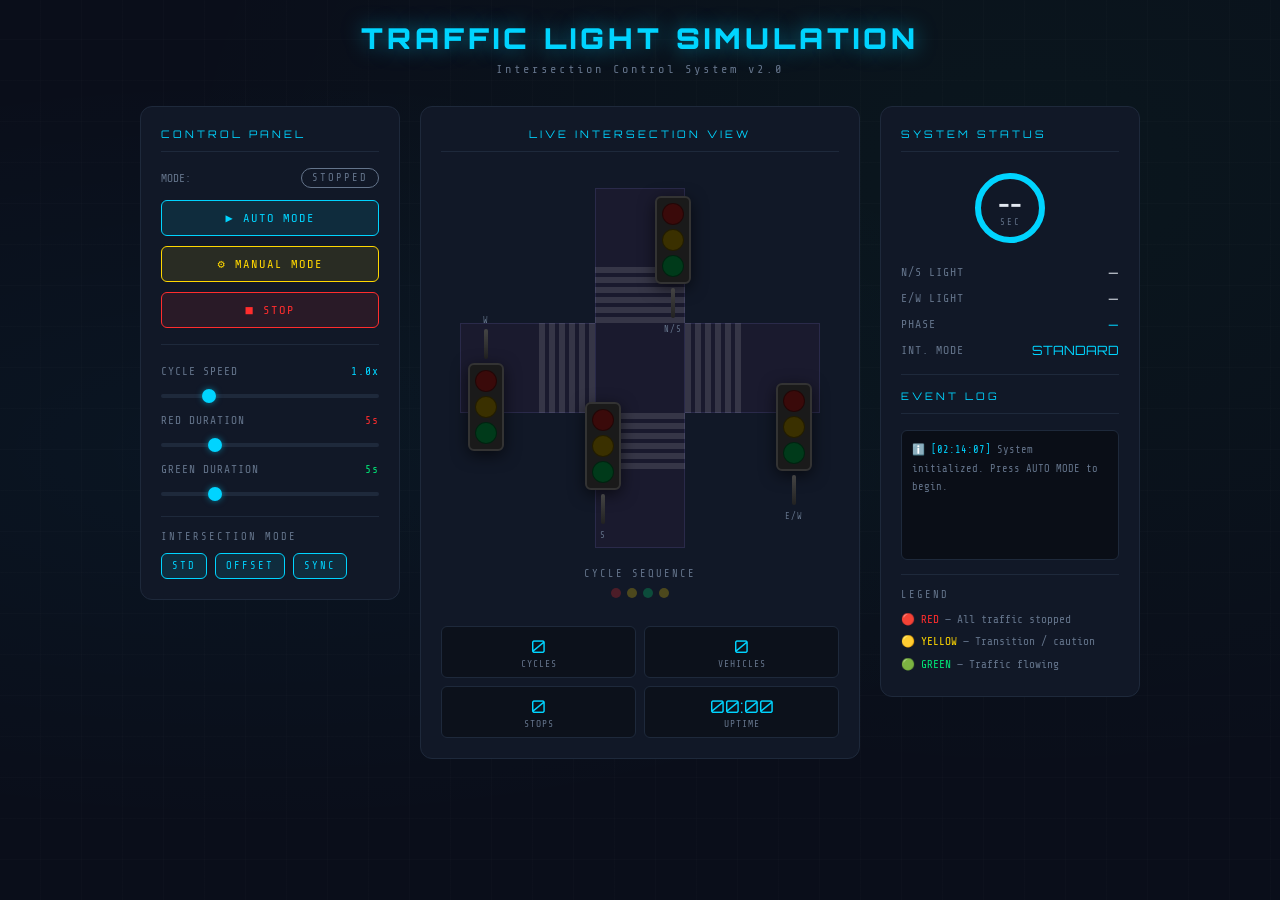
<file: index.html>
<!DOCTYPE html>
<html lang="en">
<head>
<meta charset="UTF-8">
<meta name="viewport" content="width=device-width, initial-scale=1.0">
<title>Traffic Light Simulation</title>
<style>
  @import url('https://fonts.googleapis.com/css2?family=Share+Tech+Mono&family=Orbitron:wght@400;700;900&display=swap');

  :root {
    --bg: #0a0e1a;
    --panel: #111827;
    --border: #1e293b;
    --accent: #00d4ff;
    --red: #ff2d2d;
    --yellow: #ffd700;
    --green: #00e676;
    --red-dim: #3a0a0a;
    --yellow-dim: #3a3000;
    --green-dim: #003a1a;
    --text: #e2e8f0;
    --muted: #64748b;
  }

  * { box-sizing: border-box; margin: 0; padding: 0; }

  body {
    background: var(--bg);
    font-family: 'Share Tech Mono', monospace;
    color: var(--text);
    min-height: 100vh;
    display: flex;
    flex-direction: column;
    align-items: center;
    padding: 20px;
    background-image:
      radial-gradient(ellipse at 20% 50%, rgba(0,212,255,0.04) 0%, transparent 60%),
      radial-gradient(ellipse at 80% 20%, rgba(0,230,118,0.04) 0%, transparent 60%),
      repeating-linear-gradient(0deg, transparent, transparent 40px, rgba(255,255,255,0.01) 40px, rgba(255,255,255,0.01) 41px),
      repeating-linear-gradient(90deg, transparent, transparent 40px, rgba(255,255,255,0.01) 40px, rgba(255,255,255,0.01) 41px);
  }

  header {
    text-align: center;
    margin-bottom: 30px;
  }

  header h1 {
    font-family: 'Orbitron', sans-serif;
    font-size: 1.8rem;
    font-weight: 900;
    letter-spacing: 4px;
    color: var(--accent);
    text-shadow: 0 0 20px rgba(0,212,255,0.5);
    text-transform: uppercase;
  }

  header p {
    color: var(--muted);
    font-size: 0.75rem;
    letter-spacing: 3px;
    margin-top: 6px;
  }

  .main-layout {
    display: grid;
    grid-template-columns: 260px 1fr 260px;
    gap: 20px;
    width: 100%;
    max-width: 1000px;
    align-items: start;
  }

  .panel {
    background: var(--panel);
    border: 1px solid var(--border);
    border-radius: 12px;
    padding: 20px;
  }

  .panel-title {
    font-family: 'Orbitron', sans-serif;
    font-size: 0.65rem;
    letter-spacing: 3px;
    color: var(--accent);
    text-transform: uppercase;
    margin-bottom: 16px;
    padding-bottom: 10px;
    border-bottom: 1px solid var(--border);
  }

  /* ── Intersection Scene ── */
  .scene-panel {
    display: flex;
    flex-direction: column;
    align-items: center;
    gap: 20px;
  }

  .intersection-wrapper {
    position: relative;
    width: 360px;
    height: 360px;
  }

  /* Road */
  .road-h, .road-v {
    position: absolute;
    background: #1a1a2e;
    border: 1px solid #2a2a4a;
  }
  .road-h { left: 0; right: 0; top: 50%; transform: translateY(-50%); height: 90px; }
  .road-v { top: 0; bottom: 0; left: 50%; transform: translateX(-50%); width: 90px; }

  /* Lane markings */
  .lane-mark {
    position: absolute;
    background: rgba(255,255,255,0.15);
  }
  .lane-mark.h { height: 3px; width: 40px; top: 50%; transform: translateY(-50%); }
  .lane-mark.v { width: 3px; height: 40px; left: 50%; transform: translateX(-50%); }

  /* Crosswalk stripes */
  .crosswalk {
    position: absolute;
    display: flex;
    gap: 4px;
  }
  .crosswalk.top { bottom: calc(50% + 45px); left: 50%; transform: translateX(-50%); flex-direction: column; }
  .crosswalk.bottom { top: calc(50% + 45px); left: 50%; transform: translateX(-50%); flex-direction: column; }
  .crosswalk.left { right: calc(50% + 45px); top: 50%; transform: translateY(-50%); flex-direction: row; }
  .crosswalk.right { left: calc(50% + 45px); top: 50%; transform: translateY(-50%); flex-direction: row; }

  .stripe-h { width: 90px; height: 6px; background: rgba(255,255,255,0.12); }
  .stripe-v { height: 90px; width: 6px; background: rgba(255,255,255,0.12); }

  /* Ground */
  .ground {
    position: absolute;
    inset: 0;
    z-index: -1;
    background: #12151f;
    border-radius: 8px;
  }

  /* Traffic Lights on poles */
  .tl-pole {
    position: absolute;
    display: flex;
    flex-direction: column;
    align-items: center;
    gap: 4px;
  }

  .pole-stick {
    width: 4px;
    height: 30px;
    background: linear-gradient(to bottom, #444, #222);
    border-radius: 2px;
  }

  .tl-box {
    width: 36px;
    background: #1a1a1a;
    border: 2px solid #333;
    border-radius: 6px;
    padding: 5px;
    display: flex;
    flex-direction: column;
    gap: 4px;
    align-items: center;
    box-shadow: 0 4px 16px rgba(0,0,0,0.6);
  }

  .bulb {
    width: 22px;
    height: 22px;
    border-radius: 50%;
    border: 1.5px solid rgba(0,0,0,0.4);
    transition: box-shadow 0.3s ease, background 0.3s ease;
  }

  .bulb.red-off   { background: var(--red-dim); }
  .bulb.yellow-off{ background: var(--yellow-dim); }
  .bulb.green-off { background: var(--green-dim); }

  .bulb.red-on    { background: var(--red);    box-shadow: 0 0 10px 4px rgba(255,45,45,0.7),  0 0 20px 6px rgba(255,45,45,0.3); }
  .bulb.yellow-on { background: var(--yellow); box-shadow: 0 0 10px 4px rgba(255,215,0,0.7),  0 0 20px 6px rgba(255,215,0,0.3); }
  .bulb.green-on  { background: var(--green);  box-shadow: 0 0 10px 4px rgba(0,230,118,0.7),  0 0 20px 6px rgba(0,230,118,0.3); }

  /* Position lights around intersection */
  .tl-north { top: 8px; left: 50%; transform: translateX(15px); flex-direction: column; }
  .tl-south { bottom: 8px; left: 50%; transform: translateX(-55px); flex-direction: column-reverse; }
  .tl-east  { right: 8px; top: 50%; transform: translateY(15px); flex-direction: column; }
  .tl-west  { left: 8px; top: 50%; transform: translateY(-55px); flex-direction: column; }

  /* Direction label */
  .dir-label {
    font-size: 0.55rem;
    letter-spacing: 1px;
    color: var(--muted);
    margin-top: 2px;
  }

  /* Vehicles */
  .vehicle {
    position: absolute;
    width: 28px;
    height: 16px;
    border-radius: 4px;
    transition: transform 0.5s linear, opacity 0.3s;
  }

  /* ── Controls ── */
  .control-row {
    display: flex;
    flex-direction: column;
    gap: 10px;
  }

  .btn {
    font-family: 'Share Tech Mono', monospace;
    font-size: 0.75rem;
    letter-spacing: 2px;
    text-transform: uppercase;
    padding: 10px 14px;
    border-radius: 6px;
    border: 1px solid;
    cursor: pointer;
    transition: all 0.2s ease;
  }

  .btn-primary {
    background: rgba(0,212,255,0.1);
    border-color: var(--accent);
    color: var(--accent);
  }
  .btn-primary:hover { background: rgba(0,212,255,0.2); box-shadow: 0 0 12px rgba(0,212,255,0.3); }

  .btn-danger {
    background: rgba(255,45,45,0.1);
    border-color: var(--red);
    color: var(--red);
  }
  .btn-danger:hover { background: rgba(255,45,45,0.2); }

  .btn-warning {
    background: rgba(255,215,0,0.1);
    border-color: var(--yellow);
    color: var(--yellow);
  }
  .btn-warning:hover { background: rgba(255,215,0,0.2); }

  .btn-success {
    background: rgba(0,230,118,0.1);
    border-color: var(--green);
    color: var(--green);
  }
  .btn-success:hover { background: rgba(0,230,118,0.2); }

  /* Speed slider */
  .slider-group { margin-top: 6px; }
  .slider-label {
    font-size: 0.7rem;
    color: var(--muted);
    letter-spacing: 1px;
    margin-bottom: 6px;
    display: flex;
    justify-content: space-between;
  }

  input[type=range] {
    width: 100%;
    -webkit-appearance: none;
    height: 4px;
    border-radius: 2px;
    background: var(--border);
    outline: none;
  }
  input[type=range]::-webkit-slider-thumb {
    -webkit-appearance: none;
    width: 14px; height: 14px;
    border-radius: 50%;
    background: var(--accent);
    cursor: pointer;
    box-shadow: 0 0 6px rgba(0,212,255,0.5);
  }

  /* ── Status / Log Panel ── */
  .status-grid {
    display: flex;
    flex-direction: column;
    gap: 10px;
    margin-bottom: 16px;
  }

  .status-item {
    display: flex;
    justify-content: space-between;
    align-items: center;
    font-size: 0.72rem;
  }

  .status-key { color: var(--muted); letter-spacing: 1px; }
  .status-val { font-family: 'Orbitron', sans-serif; font-size: 0.8rem; }
  .status-val.red    { color: var(--red); }
  .status-val.yellow { color: var(--yellow); }
  .status-val.green  { color: var(--green); }
  .status-val.accent { color: var(--accent); }

  /* Timer ring */
  .timer-ring-wrap {
    display: flex;
    justify-content: center;
    margin: 10px 0 16px;
  }

  .timer-ring {
    position: relative;
    width: 80px;
    height: 80px;
  }

  .timer-ring svg { transform: rotate(-90deg); }

  .timer-ring-text {
    position: absolute;
    inset: 0;
    display: flex;
    flex-direction: column;
    align-items: center;
    justify-content: center;
  }

  .timer-num {
    font-family: 'Orbitron', sans-serif;
    font-size: 1.4rem;
    font-weight: 700;
  }

  .timer-sub {
    font-size: 0.55rem;
    letter-spacing: 2px;
    color: var(--muted);
  }

  /* Log */
  .log-box {
    background: rgba(0,0,0,0.4);
    border: 1px solid var(--border);
    border-radius: 6px;
    padding: 10px;
    height: 130px;
    overflow-y: auto;
    font-size: 0.65rem;
    line-height: 1.8;
  }

  .log-box::-webkit-scrollbar { width: 4px; }
  .log-box::-webkit-scrollbar-track { background: transparent; }
  .log-box::-webkit-scrollbar-thumb { background: var(--border); border-radius: 2px; }

  .log-entry { color: var(--muted); }
  .log-entry span { margin-right: 6px; }
  .log-entry.red span    { color: var(--red); }
  .log-entry.yellow span { color: var(--yellow); }
  .log-entry.green span  { color: var(--green); }
  .log-entry.info span   { color: var(--accent); }

  /* Sequence viz */
  .sequence-row {
    display: flex;
    gap: 6px;
    margin-top: 8px;
    justify-content: center;
  }

  .seq-dot {
    width: 10px; height: 10px;
    border-radius: 50%;
    opacity: 0.25;
    transition: opacity 0.3s, box-shadow 0.3s;
  }
  .seq-dot.active { opacity: 1; }
  .seq-dot.r { background: var(--red); }
  .seq-dot.r.active { box-shadow: 0 0 6px var(--red); }
  .seq-dot.y { background: var(--yellow); }
  .seq-dot.y.active { box-shadow: 0 0 6px var(--yellow); }
  .seq-dot.g { background: var(--green); }
  .seq-dot.g.active { box-shadow: 0 0 6px var(--green); }

  /* Mode badges */
  .mode-badge {
    display: inline-block;
    padding: 3px 10px;
    border-radius: 20px;
    font-size: 0.65rem;
    letter-spacing: 2px;
    text-transform: uppercase;
    border: 1px solid;
  }
  .mode-badge.auto   { border-color: var(--accent); color: var(--accent); background: rgba(0,212,255,0.08); }
  .mode-badge.manual { border-color: var(--yellow); color: var(--yellow); background: rgba(255,215,0,0.08); }
  .mode-badge.stopped{ border-color: var(--muted); color: var(--muted); background: transparent; }

  /* Stats row */
  .stats-mini {
    display: grid;
    grid-template-columns: 1fr 1fr;
    gap: 8px;
    margin-top: 8px;
  }

  .stat-box {
    background: rgba(0,0,0,0.3);
    border: 1px solid var(--border);
    border-radius: 6px;
    padding: 8px;
    text-align: center;
  }

  .stat-num {
    font-family: 'Orbitron', sans-serif;
    font-size: 1.1rem;
    color: var(--accent);
  }

  .stat-lbl {
    font-size: 0.6rem;
    color: var(--muted);
    letter-spacing: 1px;
    margin-top: 2px;
  }

  @media (max-width: 900px) {
    .main-layout { grid-template-columns: 1fr; }
    .intersection-wrapper { width: 300px; height: 300px; }
  }
</style>
</head>
<body>

<header>
  <h1>Traffic Light Simulation</h1>
  <p>Intersection Control System v2.0</p>
</header>

<div class="main-layout">

  <!-- LEFT: Controls -->
  <div class="panel">
    <div class="panel-title">Control Panel</div>

    <div style="margin-bottom:12px; display:flex; justify-content:space-between; align-items:center;">
      <span style="font-size:0.7rem; color:var(--muted)">MODE:</span>
      <span class="mode-badge stopped" id="modeBadge">STOPPED</span>
    </div>

    <div class="control-row">
      <button class="btn btn-primary" onclick="startAuto()">▶ AUTO MODE</button>
      <button class="btn btn-warning" onclick="toggleManual()">⚙ MANUAL MODE</button>
      <button class="btn btn-danger" onclick="stopSim()">■ STOP</button>
    </div>

    <div id="manualControls" style="display:none; margin-top:14px; padding-top:14px; border-top:1px solid var(--border);">
      <div style="font-size:0.65rem; color:var(--muted); letter-spacing:2px; margin-bottom:10px;">MANUAL OVERRIDE</div>
      <div class="control-row">
        <button class="btn btn-danger"  onclick="setManualState('red')">🔴 SET RED</button>
        <button class="btn btn-warning" onclick="setManualState('yellow')">🟡 SET YELLOW</button>
        <button class="btn btn-success" onclick="setManualState('green')">🟢 SET GREEN</button>
      </div>
    </div>

    <div style="margin-top:16px; padding-top:14px; border-top:1px solid var(--border);">
      <div class="slider-group">
        <div class="slider-label">
          <span>CYCLE SPEED</span>
          <span id="speedLabel" style="color:var(--accent)">1.0x</span>
        </div>
        <input type="range" min="5" max="30" value="10" id="speedSlider" oninput="updateSpeed(this.value)">
      </div>

      <div class="slider-group" style="margin-top:12px;">
        <div class="slider-label">
          <span>RED DURATION</span>
          <span id="redDurLabel" style="color:var(--red)">5s</span>
        </div>
        <input type="range" min="2" max="15" value="5" id="redDur" oninput="updateDuration('red', this.value)">
      </div>

      <div class="slider-group" style="margin-top:12px;">
        <div class="slider-label">
          <span>GREEN DURATION</span>
          <span id="greenDurLabel" style="color:var(--green)">5s</span>
        </div>
        <input type="range" min="2" max="15" value="5" id="greenDur" oninput="updateDuration('green', this.value)">
      </div>
    </div>

    <div style="margin-top:16px; padding-top:14px; border-top:1px solid var(--border);">
      <div style="font-size:0.65rem; color:var(--muted); letter-spacing:2px; margin-bottom:10px;">INTERSECTION MODE</div>
      <div style="display:flex; gap:8px; flex-wrap:wrap;">
        <button class="btn btn-primary" style="padding:6px 10px; font-size:0.65rem;" onclick="setIntersectionMode('standard')">STD</button>
        <button class="btn btn-primary" style="padding:6px 10px; font-size:0.65rem;" onclick="setIntersectionMode('offset')">OFFSET</button>
        <button class="btn btn-primary" style="padding:6px 10px; font-size:0.65rem;" onclick="setIntersectionMode('sync')">SYNC</button>
      </div>
    </div>
  </div>

  <!-- CENTER: Intersection Scene -->
  <div class="panel scene-panel">
    <div class="panel-title" style="text-align:center; width:100%">Live Intersection View</div>

    <div class="intersection-wrapper" id="intersection">
      <div class="ground"></div>
      <div class="road-h"></div>
      <div class="road-v"></div>

      <!-- Crosswalks -->
      <div class="crosswalk top" id="cwTop"></div>
      <div class="crosswalk bottom" id="cwBottom"></div>
      <div class="crosswalk left" id="cwLeft"></div>
      <div class="crosswalk right" id="cwRight"></div>

      <!-- North Light (NS direction) -->
      <div class="tl-pole tl-north" id="tlNorth">
        <div class="tl-box" id="boxNS">
          <div class="bulb red-off"    id="ns-red"></div>
          <div class="bulb yellow-off" id="ns-yellow"></div>
          <div class="bulb green-off"  id="ns-green"></div>
        </div>
        <div class="pole-stick"></div>
        <div class="dir-label">N/S</div>
      </div>

      <!-- South Light -->
      <div class="tl-pole tl-south" id="tlSouth">
        <div class="dir-label">S</div>
        <div class="pole-stick"></div>
        <div class="tl-box" id="boxS">
          <div class="bulb red-off"    id="s-red"></div>
          <div class="bulb yellow-off" id="s-yellow"></div>
          <div class="bulb green-off"  id="s-green"></div>
        </div>
      </div>

      <!-- East Light (EW direction) -->
      <div class="tl-pole tl-east" id="tlEast">
        <div class="tl-box" id="boxEW">
          <div class="bulb red-off"    id="ew-red"></div>
          <div class="bulb yellow-off" id="ew-yellow"></div>
          <div class="bulb green-off"  id="ew-green"></div>
        </div>
        <div class="pole-stick"></div>
        <div class="dir-label">E/W</div>
      </div>

      <!-- West Light -->
      <div class="tl-pole tl-west" id="tlWest">
        <div class="dir-label">W</div>
        <div class="pole-stick"></div>
        <div class="tl-box" id="boxW">
          <div class="bulb red-off"    id="w-red"></div>
          <div class="bulb yellow-off" id="w-yellow"></div>
          <div class="bulb green-off"  id="w-green"></div>
        </div>
      </div>

      <!-- Vehicles container -->
      <div id="vehicles"></div>
    </div>

    <!-- Sequence dots -->
    <div>
      <div style="font-size:0.65rem; color:var(--muted); letter-spacing:2px; text-align:center; margin-bottom:6px;">CYCLE SEQUENCE</div>
      <div class="sequence-row">
        <div class="seq-dot r" id="seq0" title="Red"></div>
        <div class="seq-dot y" id="seq1" title="Yellow (transition)"></div>
        <div class="seq-dot g" id="seq2" title="Green"></div>
        <div class="seq-dot y" id="seq3" title="Yellow (warning)"></div>
      </div>
    </div>

    <!-- Stats mini -->
    <div class="stats-mini" style="width:100%">
      <div class="stat-box">
        <div class="stat-num" id="cycleCount">0</div>
        <div class="stat-lbl">CYCLES</div>
      </div>
      <div class="stat-box">
        <div class="stat-num" id="vehicleCount">0</div>
        <div class="stat-lbl">VEHICLES</div>
      </div>
      <div class="stat-box">
        <div class="stat-num" id="stopCount">0</div>
        <div class="stat-lbl">STOPS</div>
      </div>
      <div class="stat-box">
        <div class="stat-num" id="uptime">00:00</div>
        <div class="stat-lbl">UPTIME</div>
      </div>
    </div>
  </div>

  <!-- RIGHT: Status + Log -->
  <div class="panel">
    <div class="panel-title">System Status</div>

    <!-- Timer ring -->
    <div class="timer-ring-wrap">
      <div class="timer-ring">
        <svg width="80" height="80" viewBox="0 0 80 80">
          <circle cx="40" cy="40" r="32" fill="none" stroke="var(--border)" stroke-width="6"/>
          <circle cx="40" cy="40" r="32" fill="none" stroke-width="6"
            stroke-linecap="round"
            id="timerArc"
            stroke="var(--accent)"
            stroke-dasharray="201"
            stroke-dashoffset="0"/>
        </svg>
        <div class="timer-ring-text">
          <div class="timer-num" id="timerNum">--</div>
          <div class="timer-sub">SEC</div>
        </div>
      </div>
    </div>

    <div class="status-grid">
      <div class="status-item">
        <span class="status-key">N/S LIGHT</span>
        <span class="status-val" id="nsState">—</span>
      </div>
      <div class="status-item">
        <span class="status-key">E/W LIGHT</span>
        <span class="status-val" id="ewState">—</span>
      </div>
      <div class="status-item">
        <span class="status-key">PHASE</span>
        <span class="status-val accent" id="phaseState">—</span>
      </div>
      <div class="status-item">
        <span class="status-key">INT. MODE</span>
        <span class="status-val accent" id="intModeLabel">STANDARD</span>
      </div>
    </div>

    <div style="border-top:1px solid var(--border); padding-top:14px; margin-top:4px;">
      <div class="panel-title">Event Log</div>
      <div class="log-box" id="logBox"></div>
    </div>

    <!-- Legend -->
    <div style="margin-top:14px; padding-top:14px; border-top:1px solid var(--border);">
      <div style="font-size:0.65rem; color:var(--muted); letter-spacing:2px; margin-bottom:8px;">LEGEND</div>
      <div style="font-size:0.7rem; line-height:2; color:var(--muted);">
        <div>🔴 <span style="color:var(--red)">RED</span> — All traffic stopped</div>
        <div>🟡 <span style="color:var(--yellow)">YELLOW</span> — Transition / caution</div>
        <div>🟢 <span style="color:var(--green)">GREEN</span> — Traffic flowing</div>
      </div>
    </div>
  </div>

</div>

<script>
// ── Build crosswalk stripes ──────────────────────────────────────────────
function buildCrosswalks() {
  const cwTop = document.getElementById('cwTop');
  const cwBottom = document.getElementById('cwBottom');
  const cwLeft = document.getElementById('cwLeft');
  const cwRight = document.getElementById('cwRight');
  for (let i = 0; i < 6; i++) {
    cwTop.innerHTML += '<div class="stripe-h"></div>';
    cwBottom.innerHTML += '<div class="stripe-h"></div>';
    cwLeft.innerHTML += '<div class="stripe-v"></div>';
    cwRight.innerHTML += '<div class="stripe-v"></div>';
  }
}
buildCrosswalks();

// ── State ────────────────────────────────────────────────────────────────
const STATES = ['red', 'yellow-to-green', 'green', 'yellow-to-red'];
const YELLOW_DUR = 2; // seconds
let durations = { red: 5, green: 5 };
let speedMult = 1.0;
let running = false;
let manual = false;
let currentPhase = 0; // 0=NS-red/EW-green, 1=NS-red/EW-yellow, 2=NS-green/EW-red, 3=NS-yellow/EW-red
let timer = 0;
let maxTimer = 5;
let cycleCount = 0;
let vehicleCount = 0;
let stopCount = 0;
let uptimeSeconds = 0;
let intersectionMode = 'standard';
let intervalId = null;
let uptimeId = null;
let vehicleId = 0;
const vehicles = [];

// ── Light state setter ───────────────────────────────────────────────────
function setLight(prefix, state) {
  const r = document.getElementById(prefix + '-red');
  const y = document.getElementById(prefix + '-yellow');
  const g = document.getElementById(prefix + '-green');
  r.className = 'bulb ' + (state === 'red'    ? 'red-on'    : 'red-off');
  y.className = 'bulb ' + (state === 'yellow' ? 'yellow-on' : 'yellow-off');
  g.className = 'bulb ' + (state === 'green'  ? 'green-on'  : 'green-off');
}

function applyPhase(phase) {
  // phase 0: NS=red,  EW=green
  // phase 1: NS=red,  EW=yellow
  // phase 2: NS=green, EW=red
  // phase 3: NS=yellow, EW=red
  const nsMap = ['red','red','green','yellow'];
  const ewMap = ['green','yellow','red','red'];
  const ns = nsMap[phase], ew = ewMap[phase];

  setLight('ns', ns); setLight('s', ns);
  setLight('ew', ew); setLight('w', ew);

  const nsEl = document.getElementById('nsState');
  const ewEl = document.getElementById('ewState');
  nsEl.textContent = ns.toUpperCase();
  nsEl.className = 'status-val ' + ns;
  ewEl.textContent = ew.toUpperCase();
  ewEl.className = 'status-val ' + ew;

  const phaseNames = ['EW FLOWING','EW CLEARING','NS FLOWING','NS CLEARING'];
  document.getElementById('phaseState').textContent = phaseNames[phase];

  // sequence dots
  const seqMap = [0, 1, 2, 3]; // maps to sequence dots
  for (let i = 0; i < 4; i++) {
    document.getElementById('seq' + i).classList.toggle('active', i === phase);
  }

  // log
  if (phase === 0 || phase === 2) {
    const dir = phase === 0 ? 'E/W' : 'N/S';
    const opp = phase === 0 ? 'N/S' : 'E/W';
    log(ns === 'green' ? 'green' : 'red', `${dir} GREEN — ${opp} RED`);
    if (ns === 'red' || ew === 'red') stopCount++;
    document.getElementById('stopCount').textContent = stopCount;
  }

  // vehicles react
  vehicles.forEach(v => {
    const moving = (v.dir === 'NS' && ns === 'green') || (v.dir === 'EW' && ew === 'green');
    v.moving = moving;
  });
}

// ── Timer ring ───────────────────────────────────────────────────────────
function updateTimerRing(remaining, total) {
  const circumference = 201;
  const offset = circumference - (remaining / total) * circumference;
  const arc = document.getElementById('timerArc');
  arc.setAttribute('stroke-dashoffset', offset);

  const phase = currentPhase;
  const colors = ['#ff2d2d','#ffd700','#00e676','#ffd700'];
  arc.setAttribute('stroke', colors[phase]);

  document.getElementById('timerNum').textContent = Math.ceil(remaining);
}

// ── Main tick ────────────────────────────────────────────────────────────
function tick() {
  if (!running || manual) return;
  timer -= (0.1 * speedMult);

  updateTimerRing(Math.max(0, timer), maxTimer);

  if (timer <= 0) {
    // Advance phase
    currentPhase = (currentPhase + 1) % 4;

    if (intersectionMode === 'offset') {
      // offset: phases 0,1,2,3 but shifted
      currentPhase = (currentPhase + 1) % 4;
    }

    applyPhase(currentPhase);

    const yellowPhases = [1, 3];
    if (yellowPhases.includes(currentPhase)) {
      maxTimer = YELLOW_DUR;
    } else if (currentPhase === 2) {
      maxTimer = durations.green;
      cycleCount++;
      document.getElementById('cycleCount').textContent = cycleCount;
    } else {
      maxTimer = durations.red;
    }
    timer = maxTimer;
  }

  moveVehicles();
}

// ── Vehicles ─────────────────────────────────────────────────────────────
const COLORS = ['#e74c3c','#3498db','#2ecc71','#f39c12','#9b59b6','#1abc9c','#e67e22','#ecf0f1'];

function spawnVehicle() {
  if (!running) return;
  const dir = Math.random() < 0.5 ? 'NS' : 'EW';
  const id = ++vehicleId;
  const color = COLORS[Math.floor(Math.random() * COLORS.length)];
  const el = document.createElement('div');
  el.className = 'vehicle';
  el.id = 'v' + id;
  el.style.background = color;
  el.style.border = '1.5px solid rgba(255,255,255,0.2)';
  el.style.borderRadius = dir === 'NS' ? '3px 3px 3px 3px' : '3px 3px 3px 3px';
  el.style.position = 'absolute';
  el.style.zIndex = '10';
  el.style.boxShadow = `0 2px 8px ${color}66`;
  el.style.transition = 'transform 0.5s linear';

  const offset = intersectionMode === 'sync'
    ? 135 + (Math.random() - 0.5) * 30
    : 135 + (Math.random() - 0.5) * 40;

  let x, y, w, h;
  if (dir === 'NS') {
    w = 14; h = 22;
    x = offset;
    y = -22;
  } else {
    w = 22; h = 14;
    x = -22;
    y = offset;
  }
  el.style.width = w + 'px';
  el.style.height = h + 'px';

  const v = { id, dir, el, x, y, moving: false, done: false };
  const nsPhases = [1, 2, 3]; // yellow-to-green, green, yellow-to-red
  if (dir === 'NS') v.moving = [2, 3].includes(currentPhase) && currentPhase !== 0;
  else v.moving = [0, 1].includes(currentPhase);

  el.style.left = x + 'px';
  el.style.top  = y + 'px';
  document.getElementById('vehicles').appendChild(el);
  vehicles.push(v);

  vehicleCount++;
  document.getElementById('vehicleCount').textContent = vehicleCount;
}

function moveVehicles() {
  const size = 360;
  for (let i = vehicles.length - 1; i >= 0; i--) {
    const v = vehicles[i];
    if (v.moving) {
      const speed = 1.5 * speedMult;
      if (v.dir === 'NS') v.y += speed;
      else v.x += speed;
    }
    v.el.style.left = v.x + 'px';
    v.el.style.top  = v.y + 'px';

    // Remove if off screen
    if (v.x > size + 30 || v.y > size + 30) {
      v.el.remove();
      vehicles.splice(i, 1);
    }
  }
}

// Spawn vehicles periodically
let spawnId = null;
function startSpawning() {
  if (spawnId) clearInterval(spawnId);
  spawnId = setInterval(() => {
    if (running) spawnVehicle();
  }, 2000 / speedMult);
}

// ── Uptime ───────────────────────────────────────────────────────────────
function startUptime() {
  if (uptimeId) clearInterval(uptimeId);
  uptimeId = setInterval(() => {
    if (!running) return;
    uptimeSeconds++;
    const m = String(Math.floor(uptimeSeconds / 60)).padStart(2, '0');
    const s = String(uptimeSeconds % 60).padStart(2, '0');
    document.getElementById('uptime').textContent = `${m}:${s}`;
  }, 1000);
}

// ── Log ──────────────────────────────────────────────────────────────────
function log(type, msg) {
  const box = document.getElementById('logBox');
  const now = new Date();
  const ts = now.toTimeString().slice(0, 8);
  const el = document.createElement('div');
  el.className = 'log-entry ' + type;
  const icons = { red:'🔴', yellow:'🟡', green:'🟢', info:'ℹ️' };
  el.innerHTML = `<span>${icons[type] || '•'} [${ts}]</span>${msg}`;
  box.insertBefore(el, box.firstChild);
  if (box.children.length > 50) box.removeChild(box.lastChild);
}

// ── Controls ─────────────────────────────────────────────────────────────
function startAuto() {
  if (intervalId) clearInterval(intervalId);
  running = true;
  manual = false;
  currentPhase = 0;
  maxTimer = durations.red;
  timer = maxTimer;
  document.getElementById('modeBadge').textContent = 'AUTO';
  document.getElementById('modeBadge').className = 'mode-badge auto';
  document.getElementById('manualControls').style.display = 'none';
  applyPhase(currentPhase);
  log('info', 'Auto mode started');
  intervalId = setInterval(tick, 100);
  startSpawning();
  startUptime();
}

function stopSim() {
  running = false;
  manual = false;
  if (intervalId) clearInterval(intervalId);
  if (spawnId) clearInterval(spawnId);
  document.getElementById('modeBadge').textContent = 'STOPPED';
  document.getElementById('modeBadge').className = 'mode-badge stopped';
  setLight('ns', 'off'); setLight('s', 'off');
  setLight('ew', 'off'); setLight('w', 'off');
  document.getElementById('nsState').textContent = '—';
  document.getElementById('ewState').textContent = '—';
  document.getElementById('timerNum').textContent = '--';
  document.getElementById('timerArc').setAttribute('stroke-dashoffset', 0);
  vehicles.forEach(v => v.el.remove());
  vehicles.length = 0;
  log('info', 'Simulation stopped');
}

function toggleManual() {
  if (!running) {
    running = true;
    startUptime();
  }
  manual = true;
  if (intervalId) clearInterval(intervalId);
  if (spawnId) clearInterval(spawnId);
  document.getElementById('modeBadge').textContent = 'MANUAL';
  document.getElementById('modeBadge').className = 'mode-badge manual';
  document.getElementById('manualControls').style.display = 'block';
  log('info', 'Manual override active');
}

function setManualState(state) {
  if (state === 'red') {
    setLight('ns', 'red'); setLight('s', 'red');
    setLight('ew', 'red'); setLight('w', 'red');
    document.getElementById('nsState').textContent = 'RED';
    document.getElementById('nsState').className = 'status-val red';
    document.getElementById('ewState').textContent = 'RED';
    document.getElementById('ewState').className = 'status-val red';
    log('red', 'Manual: All RED');
  } else if (state === 'yellow') {
    setLight('ns', 'yellow'); setLight('s', 'yellow');
    setLight('ew', 'yellow'); setLight('w', 'yellow');
    document.getElementById('nsState').textContent = 'YELLOW';
    document.getElementById('nsState').className = 'status-val yellow';
    document.getElementById('ewState').textContent = 'YELLOW';
    document.getElementById('ewState').className = 'status-val yellow';
    log('yellow', 'Manual: All YELLOW');
  } else {
    setLight('ns', 'green'); setLight('s', 'green');
    setLight('ew', 'green'); setLight('w', 'green');
    document.getElementById('nsState').textContent = 'GREEN';
    document.getElementById('nsState').className = 'status-val green';
    document.getElementById('ewState').textContent = 'GREEN';
    document.getElementById('ewState').className = 'status-val green';
    log('green', 'Manual: All GREEN (Warning!)');
  }
  document.getElementById('timerNum').textContent = '∞';
}

function updateSpeed(val) {
  speedMult = val / 10;
  document.getElementById('speedLabel').textContent = speedMult.toFixed(1) + 'x';
  if (running && !manual) {
    startSpawning();
  }
}

function updateDuration(type, val) {
  durations[type] = parseInt(val);
  document.getElementById(type + 'DurLabel').textContent = val + 's';
}

function setIntersectionMode(mode) {
  intersectionMode = mode;
  const labels = { standard: 'STANDARD', offset: 'OFFSET', sync: 'SYNC' };
  document.getElementById('intModeLabel').textContent = labels[mode];
  log('info', `Intersection mode: ${labels[mode]}`);
}

// ── Init ─────────────────────────────────────────────────────────────────
log('info', 'System initialized. Press AUTO MODE to begin.');
</script>
</body>
</html
</file>
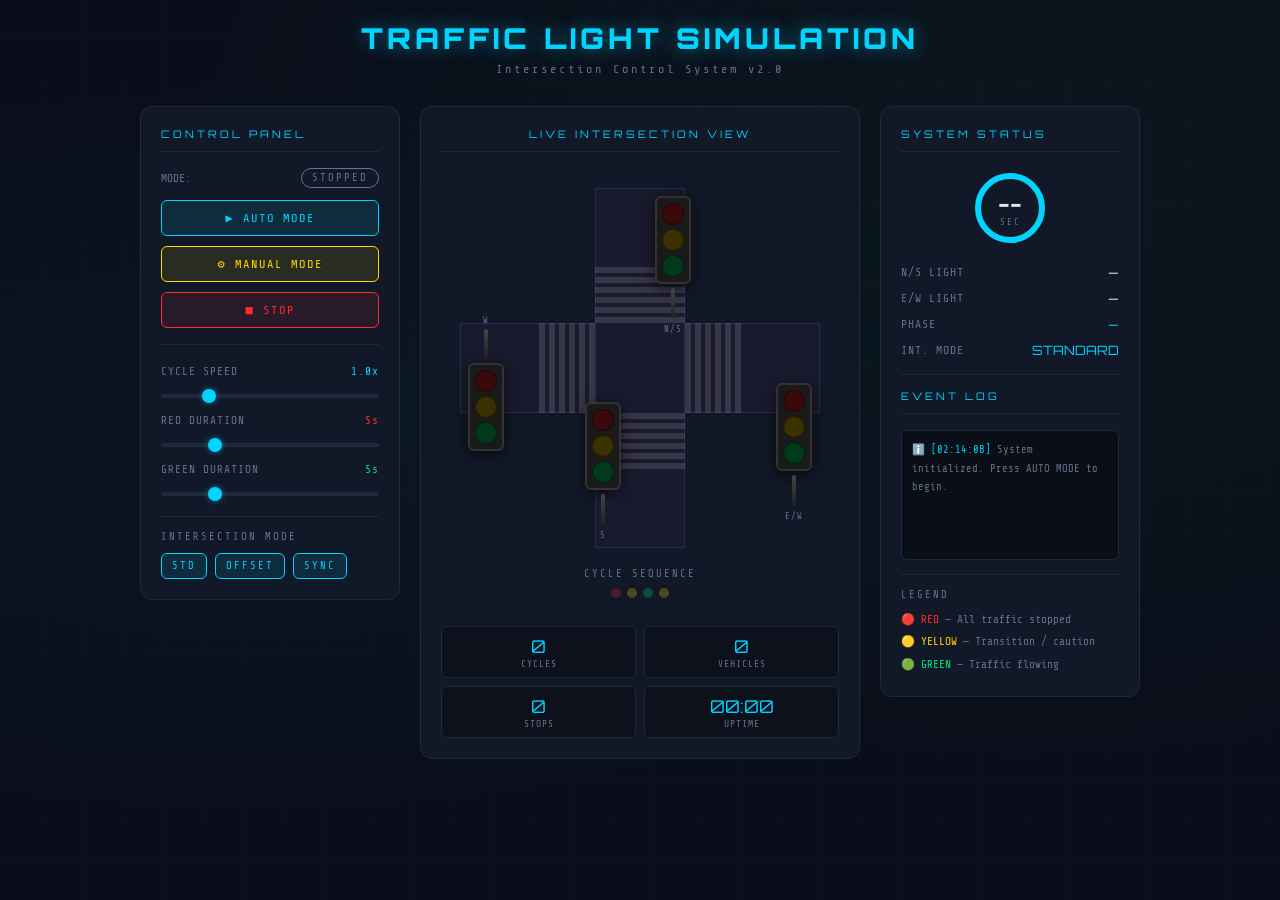
<file: H.html>
<!DOCTYPE html>
<html lang="en">
<head>
<meta charset="UTF-8">
<meta name="viewport" content="width=device-width, initial-scale=1.0">
<title>Traffic Light Simulation</title>
<style>
  @import url('https://fonts.googleapis.com/css2?family=Share+Tech+Mono&family=Orbitron:wght@400;700;900&display=swap');

  :root {
    --bg: #0a0e1a;
    --panel: #111827;
    --border: #1e293b;
    --accent: #00d4ff;
    --red: #ff2d2d;
    --yellow: #ffd700;
    --green: #00e676;
    --red-dim: #3a0a0a;
    --yellow-dim: #3a3000;
    --green-dim: #003a1a;
    --text: #e2e8f0;
    --muted: #64748b;
  }

  * { box-sizing: border-box; margin: 0; padding: 0; }

  body {
    background: var(--bg);
    font-family: 'Share Tech Mono', monospace;
    color: var(--text);
    min-height: 100vh;
    display: flex;
    flex-direction: column;
    align-items: center;
    padding: 20px;
    background-image:
      radial-gradient(ellipse at 20% 50%, rgba(0,212,255,0.04) 0%, transparent 60%),
      radial-gradient(ellipse at 80% 20%, rgba(0,230,118,0.04) 0%, transparent 60%),
      repeating-linear-gradient(0deg, transparent, transparent 40px, rgba(255,255,255,0.01) 40px, rgba(255,255,255,0.01) 41px),
      repeating-linear-gradient(90deg, transparent, transparent 40px, rgba(255,255,255,0.01) 40px, rgba(255,255,255,0.01) 41px);
  }

  header {
    text-align: center;
    margin-bottom: 30px;
  }

  header h1 {
    font-family: 'Orbitron', sans-serif;
    font-size: 1.8rem;
    font-weight: 900;
    letter-spacing: 4px;
    color: var(--accent);
    text-shadow: 0 0 20px rgba(0,212,255,0.5);
    text-transform: uppercase;
  }

  header p {
    color: var(--muted);
    font-size: 0.75rem;
    letter-spacing: 3px;
    margin-top: 6px;
  }

  .main-layout {
    display: grid;
    grid-template-columns: 260px 1fr 260px;
    gap: 20px;
    width: 100%;
    max-width: 1000px;
    align-items: start;
  }

  .panel {
    background: var(--panel);
    border: 1px solid var(--border);
    border-radius: 12px;
    padding: 20px;
  }

  .panel-title {
    font-family: 'Orbitron', sans-serif;
    font-size: 0.65rem;
    letter-spacing: 3px;
    color: var(--accent);
    text-transform: uppercase;
    margin-bottom: 16px;
    padding-bottom: 10px;
    border-bottom: 1px solid var(--border);
  }

  /* ── Intersection Scene ── */
  .scene-panel {
    display: flex;
    flex-direction: column;
    align-items: center;
    gap: 20px;
  }

  .intersection-wrapper {
    position: relative;
    width: 360px;
    height: 360px;
  }

  /* Road */
  .road-h, .road-v {
    position: absolute;
    background: #1a1a2e;
    border: 1px solid #2a2a4a;
  }
  .road-h { left: 0; right: 0; top: 50%; transform: translateY(-50%); height: 90px; }
  .road-v { top: 0; bottom: 0; left: 50%; transform: translateX(-50%); width: 90px; }

  /* Lane markings */
  .lane-mark {
    position: absolute;
    background: rgba(255,255,255,0.15);
  }
  .lane-mark.h { height: 3px; width: 40px; top: 50%; transform: translateY(-50%); }
  .lane-mark.v { width: 3px; height: 40px; left: 50%; transform: translateX(-50%); }

  /* Crosswalk stripes */
  .crosswalk {
    position: absolute;
    display: flex;
    gap: 4px;
  }
  .crosswalk.top { bottom: calc(50% + 45px); left: 50%; transform: translateX(-50%); flex-direction: column; }
  .crosswalk.bottom { top: calc(50% + 45px); left: 50%; transform: translateX(-50%); flex-direction: column; }
  .crosswalk.left { right: calc(50% + 45px); top: 50%; transform: translateY(-50%); flex-direction: row; }
  .crosswalk.right { left: calc(50% + 45px); top: 50%; transform: translateY(-50%); flex-direction: row; }

  .stripe-h { width: 90px; height: 6px; background: rgba(255,255,255,0.12); }
  .stripe-v { height: 90px; width: 6px; background: rgba(255,255,255,0.12); }

  /* Ground */
  .ground {
    position: absolute;
    inset: 0;
    z-index: -1;
    background: #12151f;
    border-radius: 8px;
  }

  /* Traffic Lights on poles */
  .tl-pole {
    position: absolute;
    display: flex;
    flex-direction: column;
    align-items: center;
    gap: 4px;
  }

  .pole-stick {
    width: 4px;
    height: 30px;
    background: linear-gradient(to bottom, #444, #222);
    border-radius: 2px;
  }

  .tl-box {
    width: 36px;
    background: #1a1a1a;
    border: 2px solid #333;
    border-radius: 6px;
    padding: 5px;
    display: flex;
    flex-direction: column;
    gap: 4px;
    align-items: center;
    box-shadow: 0 4px 16px rgba(0,0,0,0.6);
  }

  .bulb {
    width: 22px;
    height: 22px;
    border-radius: 50%;
    border: 1.5px solid rgba(0,0,0,0.4);
    transition: box-shadow 0.3s ease, background 0.3s ease;
  }

  .bulb.red-off   { background: var(--red-dim); }
  .bulb.yellow-off{ background: var(--yellow-dim); }
  .bulb.green-off { background: var(--green-dim); }

  .bulb.red-on    { background: var(--red);    box-shadow: 0 0 10px 4px rgba(255,45,45,0.7),  0 0 20px 6px rgba(255,45,45,0.3); }
  .bulb.yellow-on { background: var(--yellow); box-shadow: 0 0 10px 4px rgba(255,215,0,0.7),  0 0 20px 6px rgba(255,215,0,0.3); }
  .bulb.green-on  { background: var(--green);  box-shadow: 0 0 10px 4px rgba(0,230,118,0.7),  0 0 20px 6px rgba(0,230,118,0.3); }

  /* Position lights around intersection */
  .tl-north { top: 8px; left: 50%; transform: translateX(15px); flex-direction: column; }
  .tl-south { bottom: 8px; left: 50%; transform: translateX(-55px); flex-direction: column-reverse; }
  .tl-east  { right: 8px; top: 50%; transform: translateY(15px); flex-direction: column; }
  .tl-west  { left: 8px; top: 50%; transform: translateY(-55px); flex-direction: column; }

  /* Direction label */
  .dir-label {
    font-size: 0.55rem;
    letter-spacing: 1px;
    color: var(--muted);
    margin-top: 2px;
  }

  /* Vehicles */
  .vehicle {
    position: absolute;
    width: 28px;
    height: 16px;
    border-radius: 4px;
    transition: transform 0.5s linear, opacity 0.3s;
  }

  /* ── Controls ── */
  .control-row {
    display: flex;
    flex-direction: column;
    gap: 10px;
  }

  .btn {
    font-family: 'Share Tech Mono', monospace;
    font-size: 0.75rem;
    letter-spacing: 2px;
    text-transform: uppercase;
    padding: 10px 14px;
    border-radius: 6px;
    border: 1px solid;
    cursor: pointer;
    transition: all 0.2s ease;
  }

  .btn-primary {
    background: rgba(0,212,255,0.1);
    border-color: var(--accent);
    color: var(--accent);
  }
  .btn-primary:hover { background: rgba(0,212,255,0.2); box-shadow: 0 0 12px rgba(0,212,255,0.3); }

  .btn-danger {
    background: rgba(255,45,45,0.1);
    border-color: var(--red);
    color: var(--red);
  }
  .btn-danger:hover { background: rgba(255,45,45,0.2); }

  .btn-warning {
    background: rgba(255,215,0,0.1);
    border-color: var(--yellow);
    color: var(--yellow);
  }
  .btn-warning:hover { background: rgba(255,215,0,0.2); }

  .btn-success {
    background: rgba(0,230,118,0.1);
    border-color: var(--green);
    color: var(--green);
  }
  .btn-success:hover { background: rgba(0,230,118,0.2); }

  /* Speed slider */
  .slider-group { margin-top: 6px; }
  .slider-label {
    font-size: 0.7rem;
    color: var(--muted);
    letter-spacing: 1px;
    margin-bottom: 6px;
    display: flex;
    justify-content: space-between;
  }

  input[type=range] {
    width: 100%;
    -webkit-appearance: none;
    height: 4px;
    border-radius: 2px;
    background: var(--border);
    outline: none;
  }
  input[type=range]::-webkit-slider-thumb {
    -webkit-appearance: none;
    width: 14px; height: 14px;
    border-radius: 50%;
    background: var(--accent);
    cursor: pointer;
    box-shadow: 0 0 6px rgba(0,212,255,0.5);
  }

  /* ── Status / Log Panel ── */
  .status-grid {
    display: flex;
    flex-direction: column;
    gap: 10px;
    margin-bottom: 16px;
  }

  .status-item {
    display: flex;
    justify-content: space-between;
    align-items: center;
    font-size: 0.72rem;
  }

  .status-key { color: var(--muted); letter-spacing: 1px; }
  .status-val { font-family: 'Orbitron', sans-serif; font-size: 0.8rem; }
  .status-val.red    { color: var(--red); }
  .status-val.yellow { color: var(--yellow); }
  .status-val.green  { color: var(--green); }
  .status-val.accent { color: var(--accent); }

  /* Timer ring */
  .timer-ring-wrap {
    display: flex;
    justify-content: center;
    margin: 10px 0 16px;
  }

  .timer-ring {
    position: relative;
    width: 80px;
    height: 80px;
  }

  .timer-ring svg { transform: rotate(-90deg); }

  .timer-ring-text {
    position: absolute;
    inset: 0;
    display: flex;
    flex-direction: column;
    align-items: center;
    justify-content: center;
  }

  .timer-num {
    font-family: 'Orbitron', sans-serif;
    font-size: 1.4rem;
    font-weight: 700;
  }

  .timer-sub {
    font-size: 0.55rem;
    letter-spacing: 2px;
    color: var(--muted);
  }

  /* Log */
  .log-box {
    background: rgba(0,0,0,0.4);
    border: 1px solid var(--border);
    border-radius: 6px;
    padding: 10px;
    height: 130px;
    overflow-y: auto;
    font-size: 0.65rem;
    line-height: 1.8;
  }

  .log-box::-webkit-scrollbar { width: 4px; }
  .log-box::-webkit-scrollbar-track { background: transparent; }
  .log-box::-webkit-scrollbar-thumb { background: var(--border); border-radius: 2px; }

  .log-entry { color: var(--muted); }
  .log-entry span { margin-right: 6px; }
  .log-entry.red span    { color: var(--red); }
  .log-entry.yellow span { color: var(--yellow); }
  .log-entry.green span  { color: var(--green); }
  .log-entry.info span   { color: var(--accent); }

  /* Sequence viz */
  .sequence-row {
    display: flex;
    gap: 6px;
    margin-top: 8px;
    justify-content: center;
  }

  .seq-dot {
    width: 10px; height: 10px;
    border-radius: 50%;
    opacity: 0.25;
    transition: opacity 0.3s, box-shadow 0.3s;
  }
  .seq-dot.active { opacity: 1; }
  .seq-dot.r { background: var(--red); }
  .seq-dot.r.active { box-shadow: 0 0 6px var(--red); }
  .seq-dot.y { background: var(--yellow); }
  .seq-dot.y.active { box-shadow: 0 0 6px var(--yellow); }
  .seq-dot.g { background: var(--green); }
  .seq-dot.g.active { box-shadow: 0 0 6px var(--green); }

  /* Mode badges */
  .mode-badge {
    display: inline-block;
    padding: 3px 10px;
    border-radius: 20px;
    font-size: 0.65rem;
    letter-spacing: 2px;
    text-transform: uppercase;
    border: 1px solid;
  }
  .mode-badge.auto   { border-color: var(--accent); color: var(--accent); background: rgba(0,212,255,0.08); }
  .mode-badge.manual { border-color: var(--yellow); color: var(--yellow); background: rgba(255,215,0,0.08); }
  .mode-badge.stopped{ border-color: var(--muted); color: var(--muted); background: transparent; }

  /* Stats row */
  .stats-mini {
    display: grid;
    grid-template-columns: 1fr 1fr;
    gap: 8px;
    margin-top: 8px;
  }

  .stat-box {
    background: rgba(0,0,0,0.3);
    border: 1px solid var(--border);
    border-radius: 6px;
    padding: 8px;
    text-align: center;
  }

  .stat-num {
    font-family: 'Orbitron', sans-serif;
    font-size: 1.1rem;
    color: var(--accent);
  }

  .stat-lbl {
    font-size: 0.6rem;
    color: var(--muted);
    letter-spacing: 1px;
    margin-top: 2px;
  }

  @media (max-width: 900px) {
    .main-layout { grid-template-columns: 1fr; }
    .intersection-wrapper { width: 300px; height: 300px; }
  }
</style>
</head>
<body>

<header>
  <h1>Traffic Light Simulation</h1>
  <p>Intersection Control System v2.0</p>
</header>

<div class="main-layout">

  <!-- LEFT: Controls -->
  <div class="panel">
    <div class="panel-title">Control Panel</div>

    <div style="margin-bottom:12px; display:flex; justify-content:space-between; align-items:center;">
      <span style="font-size:0.7rem; color:var(--muted)">MODE:</span>
      <span class="mode-badge stopped" id="modeBadge">STOPPED</span>
    </div>

    <div class="control-row">
      <button class="btn btn-primary" onclick="startAuto()">▶ AUTO MODE</button>
      <button class="btn btn-warning" onclick="toggleManual()">⚙ MANUAL MODE</button>
      <button class="btn btn-danger" onclick="stopSim()">■ STOP</button>
    </div>

    <div id="manualControls" style="display:none; margin-top:14px; padding-top:14px; border-top:1px solid var(--border);">
      <div style="font-size:0.65rem; color:var(--muted); letter-spacing:2px; margin-bottom:10px;">MANUAL OVERRIDE</div>
      <div class="control-row">
        <button class="btn btn-danger"  onclick="setManualState('red')">🔴 SET RED</button>
        <button class="btn btn-warning" onclick="setManualState('yellow')">🟡 SET YELLOW</button>
        <button class="btn btn-success" onclick="setManualState('green')">🟢 SET GREEN</button>
      </div>
    </div>

    <div style="margin-top:16px; padding-top:14px; border-top:1px solid var(--border);">
      <div class="slider-group">
        <div class="slider-label">
          <span>CYCLE SPEED</span>
          <span id="speedLabel" style="color:var(--accent)">1.0x</span>
        </div>
        <input type="range" min="5" max="30" value="10" id="speedSlider" oninput="updateSpeed(this.value)">
      </div>

      <div class="slider-group" style="margin-top:12px;">
        <div class="slider-label">
          <span>RED DURATION</span>
          <span id="redDurLabel" style="color:var(--red)">5s</span>
        </div>
        <input type="range" min="2" max="15" value="5" id="redDur" oninput="updateDuration('red', this.value)">
      </div>

      <div class="slider-group" style="margin-top:12px;">
        <div class="slider-label">
          <span>GREEN DURATION</span>
          <span id="greenDurLabel" style="color:var(--green)">5s</span>
        </div>
        <input type="range" min="2" max="15" value="5" id="greenDur" oninput="updateDuration('green', this.value)">
      </div>
    </div>

    <div style="margin-top:16px; padding-top:14px; border-top:1px solid var(--border);">
      <div style="font-size:0.65rem; color:var(--muted); letter-spacing:2px; margin-bottom:10px;">INTERSECTION MODE</div>
      <div style="display:flex; gap:8px; flex-wrap:wrap;">
        <button class="btn btn-primary" style="padding:6px 10px; font-size:0.65rem;" onclick="setIntersectionMode('standard')">STD</button>
        <button class="btn btn-primary" style="padding:6px 10px; font-size:0.65rem;" onclick="setIntersectionMode('offset')">OFFSET</button>
        <button class="btn btn-primary" style="padding:6px 10px; font-size:0.65rem;" onclick="setIntersectionMode('sync')">SYNC</button>
      </div>
    </div>
  </div>

  <!-- CENTER: Intersection Scene -->
  <div class="panel scene-panel">
    <div class="panel-title" style="text-align:center; width:100%">Live Intersection View</div>

    <div class="intersection-wrapper" id="intersection">
      <div class="ground"></div>
      <div class="road-h"></div>
      <div class="road-v"></div>

      <!-- Crosswalks -->
      <div class="crosswalk top" id="cwTop"></div>
      <div class="crosswalk bottom" id="cwBottom"></div>
      <div class="crosswalk left" id="cwLeft"></div>
      <div class="crosswalk right" id="cwRight"></div>

      <!-- North Light (NS direction) -->
      <div class="tl-pole tl-north" id="tlNorth">
        <div class="tl-box" id="boxNS">
          <div class="bulb red-off"    id="ns-red"></div>
          <div class="bulb yellow-off" id="ns-yellow"></div>
          <div class="bulb green-off"  id="ns-green"></div>
        </div>
        <div class="pole-stick"></div>
        <div class="dir-label">N/S</div>
      </div>

      <!-- South Light -->
      <div class="tl-pole tl-south" id="tlSouth">
        <div class="dir-label">S</div>
        <div class="pole-stick"></div>
        <div class="tl-box" id="boxS">
          <div class="bulb red-off"    id="s-red"></div>
          <div class="bulb yellow-off" id="s-yellow"></div>
          <div class="bulb green-off"  id="s-green"></div>
        </div>
      </div>

      <!-- East Light (EW direction) -->
      <div class="tl-pole tl-east" id="tlEast">
        <div class="tl-box" id="boxEW">
          <div class="bulb red-off"    id="ew-red"></div>
          <div class="bulb yellow-off" id="ew-yellow"></div>
          <div class="bulb green-off"  id="ew-green"></div>
        </div>
        <div class="pole-stick"></div>
        <div class="dir-label">E/W</div>
      </div>

      <!-- West Light -->
      <div class="tl-pole tl-west" id="tlWest">
        <div class="dir-label">W</div>
        <div class="pole-stick"></div>
        <div class="tl-box" id="boxW">
          <div class="bulb red-off"    id="w-red"></div>
          <div class="bulb yellow-off" id="w-yellow"></div>
          <div class="bulb green-off"  id="w-green"></div>
        </div>
      </div>

      <!-- Vehicles container -->
      <div id="vehicles"></div>
    </div>

    <!-- Sequence dots -->
    <div>
      <div style="font-size:0.65rem; color:var(--muted); letter-spacing:2px; text-align:center; margin-bottom:6px;">CYCLE SEQUENCE</div>
      <div class="sequence-row">
        <div class="seq-dot r" id="seq0" title="Red"></div>
        <div class="seq-dot y" id="seq1" title="Yellow (transition)"></div>
        <div class="seq-dot g" id="seq2" title="Green"></div>
        <div class="seq-dot y" id="seq3" title="Yellow (warning)"></div>
      </div>
    </div>

    <!-- Stats mini -->
    <div class="stats-mini" style="width:100%">
      <div class="stat-box">
        <div class="stat-num" id="cycleCount">0</div>
        <div class="stat-lbl">CYCLES</div>
      </div>
      <div class="stat-box">
        <div class="stat-num" id="vehicleCount">0</div>
        <div class="stat-lbl">VEHICLES</div>
      </div>
      <div class="stat-box">
        <div class="stat-num" id="stopCount">0</div>
        <div class="stat-lbl">STOPS</div>
      </div>
      <div class="stat-box">
        <div class="stat-num" id="uptime">00:00</div>
        <div class="stat-lbl">UPTIME</div>
      </div>
    </div>
  </div>

  <!-- RIGHT: Status + Log -->
  <div class="panel">
    <div class="panel-title">System Status</div>

    <!-- Timer ring -->
    <div class="timer-ring-wrap">
      <div class="timer-ring">
        <svg width="80" height="80" viewBox="0 0 80 80">
          <circle cx="40" cy="40" r="32" fill="none" stroke="var(--border)" stroke-width="6"/>
          <circle cx="40" cy="40" r="32" fill="none" stroke-width="6"
            stroke-linecap="round"
            id="timerArc"
            stroke="var(--accent)"
            stroke-dasharray="201"
            stroke-dashoffset="0"/>
        </svg>
        <div class="timer-ring-text">
          <div class="timer-num" id="timerNum">--</div>
          <div class="timer-sub">SEC</div>
        </div>
      </div>
    </div>

    <div class="status-grid">
      <div class="status-item">
        <span class="status-key">N/S LIGHT</span>
        <span class="status-val" id="nsState">—</span>
      </div>
      <div class="status-item">
        <span class="status-key">E/W LIGHT</span>
        <span class="status-val" id="ewState">—</span>
      </div>
      <div class="status-item">
        <span class="status-key">PHASE</span>
        <span class="status-val accent" id="phaseState">—</span>
      </div>
      <div class="status-item">
        <span class="status-key">INT. MODE</span>
        <span class="status-val accent" id="intModeLabel">STANDARD</span>
      </div>
    </div>

    <div style="border-top:1px solid var(--border); padding-top:14px; margin-top:4px;">
      <div class="panel-title">Event Log</div>
      <div class="log-box" id="logBox"></div>
    </div>

    <!-- Legend -->
    <div style="margin-top:14px; padding-top:14px; border-top:1px solid var(--border);">
      <div style="font-size:0.65rem; color:var(--muted); letter-spacing:2px; margin-bottom:8px;">LEGEND</div>
      <div style="font-size:0.7rem; line-height:2; color:var(--muted);">
        <div>🔴 <span style="color:var(--red)">RED</span> — All traffic stopped</div>
        <div>🟡 <span style="color:var(--yellow)">YELLOW</span> — Transition / caution</div>
        <div>🟢 <span style="color:var(--green)">GREEN</span> — Traffic flowing</div>
      </div>
    </div>
  </div>

</div>

<script>
// ── Build crosswalk stripes ──────────────────────────────────────────────
function buildCrosswalks() {
  const cwTop = document.getElementById('cwTop');
  const cwBottom = document.getElementById('cwBottom');
  const cwLeft = document.getElementById('cwLeft');
  const cwRight = document.getElementById('cwRight');
  for (let i = 0; i < 6; i++) {
    cwTop.innerHTML += '<div class="stripe-h"></div>';
    cwBottom.innerHTML += '<div class="stripe-h"></div>';
    cwLeft.innerHTML += '<div class="stripe-v"></div>';
    cwRight.innerHTML += '<div class="stripe-v"></div>';
  }
}
buildCrosswalks();

// ── State ────────────────────────────────────────────────────────────────
const STATES = ['red', 'yellow-to-green', 'green', 'yellow-to-red'];
const YELLOW_DUR = 2; // seconds
let durations = { red: 5, green: 5 };
let speedMult = 1.0;
let running = false;
let manual = false;
let currentPhase = 0; // 0=NS-red/EW-green, 1=NS-red/EW-yellow, 2=NS-green/EW-red, 3=NS-yellow/EW-red
let timer = 0;
let maxTimer = 5;
let cycleCount = 0;
let vehicleCount = 0;
let stopCount = 0;
let uptimeSeconds = 0;
let intersectionMode = 'standard';
let intervalId = null;
let uptimeId = null;
let vehicleId = 0;
const vehicles = [];

// ── Light state setter ───────────────────────────────────────────────────
function setLight(prefix, state) {
  const r = document.getElementById(prefix + '-red');
  const y = document.getElementById(prefix + '-yellow');
  const g = document.getElementById(prefix + '-green');
  r.className = 'bulb ' + (state === 'red'    ? 'red-on'    : 'red-off');
  y.className = 'bulb ' + (state === 'yellow' ? 'yellow-on' : 'yellow-off');
  g.className = 'bulb ' + (state === 'green'  ? 'green-on'  : 'green-off');
}

function applyPhase(phase) {
  // phase 0: NS=red,  EW=green
  // phase 1: NS=red,  EW=yellow
  // phase 2: NS=green, EW=red
  // phase 3: NS=yellow, EW=red
  const nsMap = ['red','red','green','yellow'];
  const ewMap = ['green','yellow','red','red'];
  const ns = nsMap[phase], ew = ewMap[phase];

  setLight('ns', ns); setLight('s', ns);
  setLight('ew', ew); setLight('w', ew);

  const nsEl = document.getElementById('nsState');
  const ewEl = document.getElementById('ewState');
  nsEl.textContent = ns.toUpperCase();
  nsEl.className = 'status-val ' + ns;
  ewEl.textContent = ew.toUpperCase();
  ewEl.className = 'status-val ' + ew;

  const phaseNames = ['EW FLOWING','EW CLEARING','NS FLOWING','NS CLEARING'];
  document.getElementById('phaseState').textContent = phaseNames[phase];

  // sequence dots
  const seqMap = [0, 1, 2, 3]; // maps to sequence dots
  for (let i = 0; i < 4; i++) {
    document.getElementById('seq' + i).classList.toggle('active', i === phase);
  }

  // log
  if (phase === 0 || phase === 2) {
    const dir = phase === 0 ? 'E/W' : 'N/S';
    const opp = phase === 0 ? 'N/S' : 'E/W';
    log(ns === 'green' ? 'green' : 'red', `${dir} GREEN — ${opp} RED`);
    if (ns === 'red' || ew === 'red') stopCount++;
    document.getElementById('stopCount').textContent = stopCount;
  }

  // vehicles react
  vehicles.forEach(v => {
    const moving = (v.dir === 'NS' && ns === 'green') || (v.dir === 'EW' && ew === 'green');
    v.moving = moving;
  });
}

// ── Timer ring ───────────────────────────────────────────────────────────
function updateTimerRing(remaining, total) {
  const circumference = 201;
  const offset = circumference - (remaining / total) * circumference;
  const arc = document.getElementById('timerArc');
  arc.setAttribute('stroke-dashoffset', offset);

  const phase = currentPhase;
  const colors = ['#ff2d2d','#ffd700','#00e676','#ffd700'];
  arc.setAttribute('stroke', colors[phase]);

  document.getElementById('timerNum').textContent = Math.ceil(remaining);
}

// ── Main tick ────────────────────────────────────────────────────────────
function tick() {
  if (!running || manual) return;
  timer -= (0.1 * speedMult);

  updateTimerRing(Math.max(0, timer), maxTimer);

  if (timer <= 0) {
    // Advance phase
    currentPhase = (currentPhase + 1) % 4;

    if (intersectionMode === 'offset') {
      // offset: phases 0,1,2,3 but shifted
      currentPhase = (currentPhase + 1) % 4;
    }

    applyPhase(currentPhase);

    const yellowPhases = [1, 3];
    if (yellowPhases.includes(currentPhase)) {
      maxTimer = YELLOW_DUR;
    } else if (currentPhase === 2) {
      maxTimer = durations.green;
      cycleCount++;
      document.getElementById('cycleCount').textContent = cycleCount;
    } else {
      maxTimer = durations.red;
    }
    timer = maxTimer;
  }

  moveVehicles();
}

// ── Vehicles ─────────────────────────────────────────────────────────────
const COLORS = ['#e74c3c','#3498db','#2ecc71','#f39c12','#9b59b6','#1abc9c','#e67e22','#ecf0f1'];

function spawnVehicle() {
  if (!running) return;
  const dir = Math.random() < 0.5 ? 'NS' : 'EW';
  const id = ++vehicleId;
  const color = COLORS[Math.floor(Math.random() * COLORS.length)];
  const el = document.createElement('div');
  el.className = 'vehicle';
  el.id = 'v' + id;
  el.style.background = color;
  el.style.border = '1.5px solid rgba(255,255,255,0.2)';
  el.style.borderRadius = dir === 'NS' ? '3px 3px 3px 3px' : '3px 3px 3px 3px';
  el.style.position = 'absolute';
  el.style.zIndex = '10';
  el.style.boxShadow = `0 2px 8px ${color}66`;
  el.style.transition = 'transform 0.5s linear';

  const offset = intersectionMode === 'sync'
    ? 135 + (Math.random() - 0.5) * 30
    : 135 + (Math.random() - 0.5) * 40;

  let x, y, w, h;
  if (dir === 'NS') {
    w = 14; h = 22;
    x = offset;
    y = -22;
  } else {
    w = 22; h = 14;
    x = -22;
    y = offset;
  }
  el.style.width = w + 'px';
  el.style.height = h + 'px';

  const v = { id, dir, el, x, y, moving: false, done: false };
  const nsPhases = [1, 2, 3]; // yellow-to-green, green, yellow-to-red
  if (dir === 'NS') v.moving = [2, 3].includes(currentPhase) && currentPhase !== 0;
  else v.moving = [0, 1].includes(currentPhase);

  el.style.left = x + 'px';
  el.style.top  = y + 'px';
  document.getElementById('vehicles').appendChild(el);
  vehicles.push(v);

  vehicleCount++;
  document.getElementById('vehicleCount').textContent = vehicleCount;
}

function moveVehicles() {
  const size = 360;
  for (let i = vehicles.length - 1; i >= 0; i--) {
    const v = vehicles[i];
    if (v.moving) {
      const speed = 1.5 * speedMult;
      if (v.dir === 'NS') v.y += speed;
      else v.x += speed;
    }
    v.el.style.left = v.x + 'px';
    v.el.style.top  = v.y + 'px';

    // Remove if off screen
    if (v.x > size + 30 || v.y > size + 30) {
      v.el.remove();
      vehicles.splice(i, 1);
    }
  }
}

// Spawn vehicles periodically
let spawnId = null;
function startSpawning() {
  if (spawnId) clearInterval(spawnId);
  spawnId = setInterval(() => {
    if (running) spawnVehicle();
  }, 2000 / speedMult);
}

// ── Uptime ───────────────────────────────────────────────────────────────
function startUptime() {
  if (uptimeId) clearInterval(uptimeId);
  uptimeId = setInterval(() => {
    if (!running) return;
    uptimeSeconds++;
    const m = String(Math.floor(uptimeSeconds / 60)).padStart(2, '0');
    const s = String(uptimeSeconds % 60).padStart(2, '0');
    document.getElementById('uptime').textContent = `${m}:${s}`;
  }, 1000);
}

// ── Log ──────────────────────────────────────────────────────────────────
function log(type, msg) {
  const box = document.getElementById('logBox');
  const now = new Date();
  const ts = now.toTimeString().slice(0, 8);
  const el = document.createElement('div');
  el.className = 'log-entry ' + type;
  const icons = { red:'🔴', yellow:'🟡', green:'🟢', info:'ℹ️' };
  el.innerHTML = `<span>${icons[type] || '•'} [${ts}]</span>${msg}`;
  box.insertBefore(el, box.firstChild);
  if (box.children.length > 50) box.removeChild(box.lastChild);
}

// ── Controls ─────────────────────────────────────────────────────────────
function startAuto() {
  if (intervalId) clearInterval(intervalId);
  running = true;
  manual = false;
  currentPhase = 0;
  maxTimer = durations.red;
  timer = maxTimer;
  document.getElementById('modeBadge').textContent = 'AUTO';
  document.getElementById('modeBadge').className = 'mode-badge auto';
  document.getElementById('manualControls').style.display = 'none';
  applyPhase(currentPhase);
  log('info', 'Auto mode started');
  intervalId = setInterval(tick, 100);
  startSpawning();
  startUptime();
}

function stopSim() {
  running = false;
  manual = false;
  if (intervalId) clearInterval(intervalId);
  if (spawnId) clearInterval(spawnId);
  document.getElementById('modeBadge').textContent = 'STOPPED';
  document.getElementById('modeBadge').className = 'mode-badge stopped';
  setLight('ns', 'off'); setLight('s', 'off');
  setLight('ew', 'off'); setLight('w', 'off');
  document.getElementById('nsState').textContent = '—';
  document.getElementById('ewState').textContent = '—';
  document.getElementById('timerNum').textContent = '--';
  document.getElementById('timerArc').setAttribute('stroke-dashoffset', 0);
  vehicles.forEach(v => v.el.remove());
  vehicles.length = 0;
  log('info', 'Simulation stopped');
}

function toggleManual() {
  if (!running) {
    running = true;
    startUptime();
  }
  manual = true;
  if (intervalId) clearInterval(intervalId);
  if (spawnId) clearInterval(spawnId);
  document.getElementById('modeBadge').textContent = 'MANUAL';
  document.getElementById('modeBadge').className = 'mode-badge manual';
  document.getElementById('manualControls').style.display = 'block';
  log('info', 'Manual override active');
}

function setManualState(state) {
  if (state === 'red') {
    setLight('ns', 'red'); setLight('s', 'red');
    setLight('ew', 'red'); setLight('w', 'red');
    document.getElementById('nsState').textContent = 'RED';
    document.getElementById('nsState').className = 'status-val red';
    document.getElementById('ewState').textContent = 'RED';
    document.getElementById('ewState').className = 'status-val red';
    log('red', 'Manual: All RED');
  } else if (state === 'yellow') {
    setLight('ns', 'yellow'); setLight('s', 'yellow');
    setLight('ew', 'yellow'); setLight('w', 'yellow');
    document.getElementById('nsState').textContent = 'YELLOW';
    document.getElementById('nsState').className = 'status-val yellow';
    document.getElementById('ewState').textContent = 'YELLOW';
    document.getElementById('ewState').className = 'status-val yellow';
    log('yellow', 'Manual: All YELLOW');
  } else {
    setLight('ns', 'green'); setLight('s', 'green');
    setLight('ew', 'green'); setLight('w', 'green');
    document.getElementById('nsState').textContent = 'GREEN';
    document.getElementById('nsState').className = 'status-val green';
    document.getElementById('ewState').textContent = 'GREEN';
    document.getElementById('ewState').className = 'status-val green';
    log('green', 'Manual: All GREEN (Warning!)');
  }
  document.getElementById('timerNum').textContent = '∞';
}

function updateSpeed(val) {
  speedMult = val / 10;
  document.getElementById('speedLabel').textContent = speedMult.toFixed(1) + 'x';
  if (running && !manual) {
    startSpawning();
  }
}

function updateDuration(type, val) {
  durations[type] = parseInt(val);
  document.getElementById(type + 'DurLabel').textContent = val + 's';
}

function setIntersectionMode(mode) {
  intersectionMode = mode;
  const labels = { standard: 'STANDARD', offset: 'OFFSET', sync: 'SYNC' };
  document.getElementById('intModeLabel').textContent = labels[mode];
  log('info', `Intersection mode: ${labels[mode]}`);
}

// ── Init ─────────────────────────────────────────────────────────────────
log('info', 'System initialized. Press AUTO MODE to begin.');
</script>
</body>
</html
</file>
